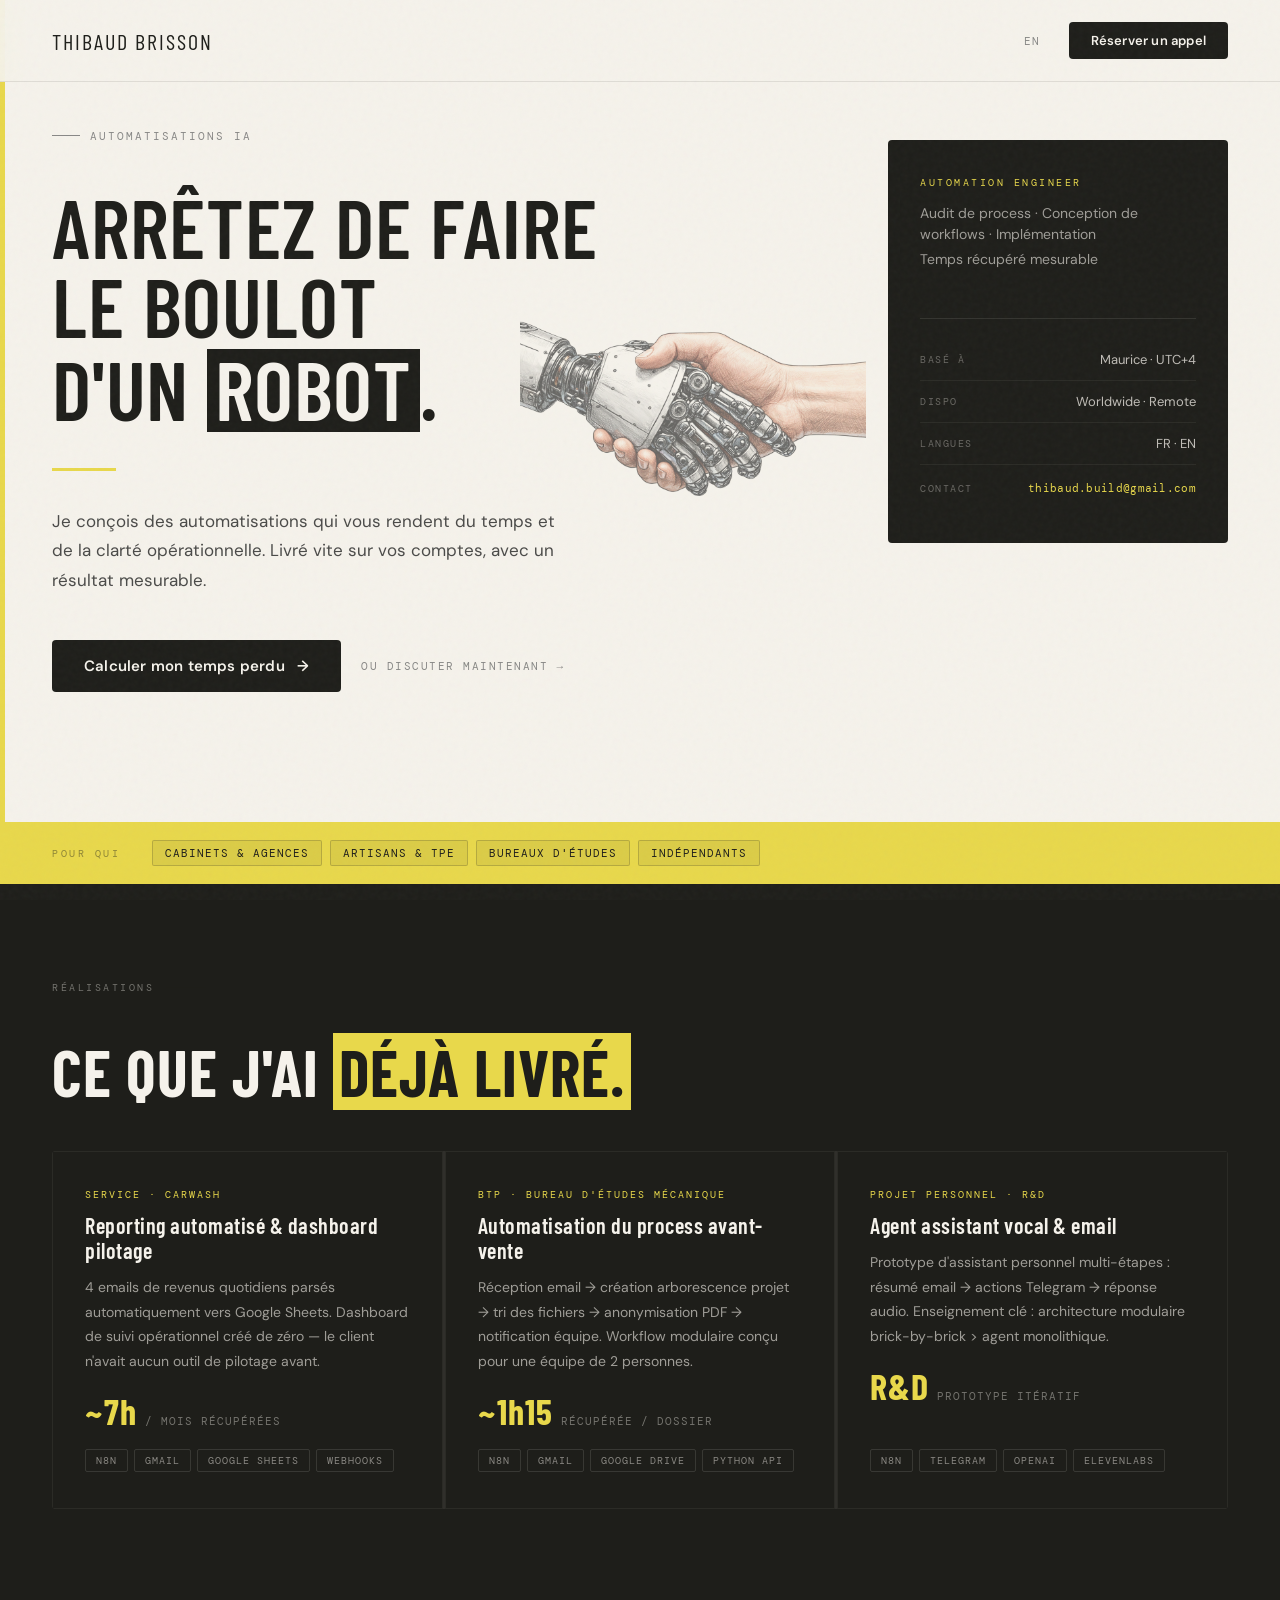
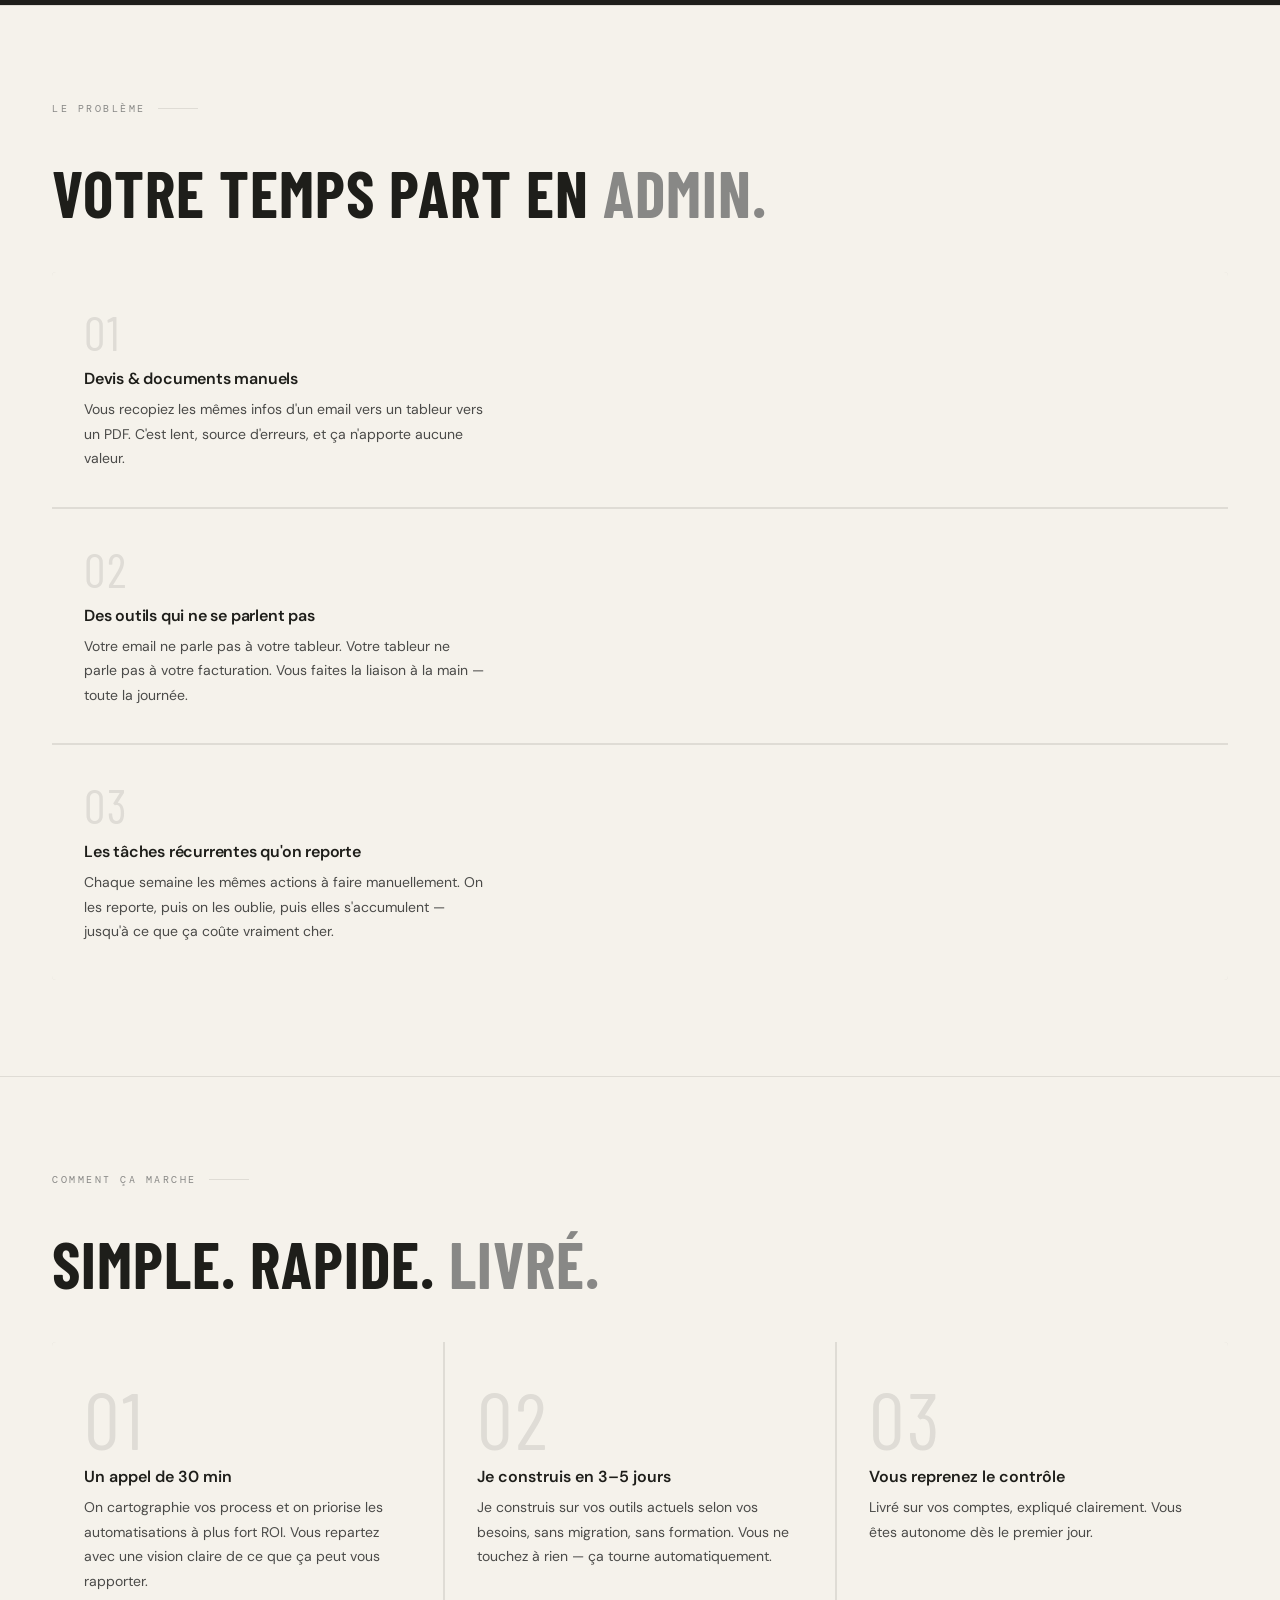
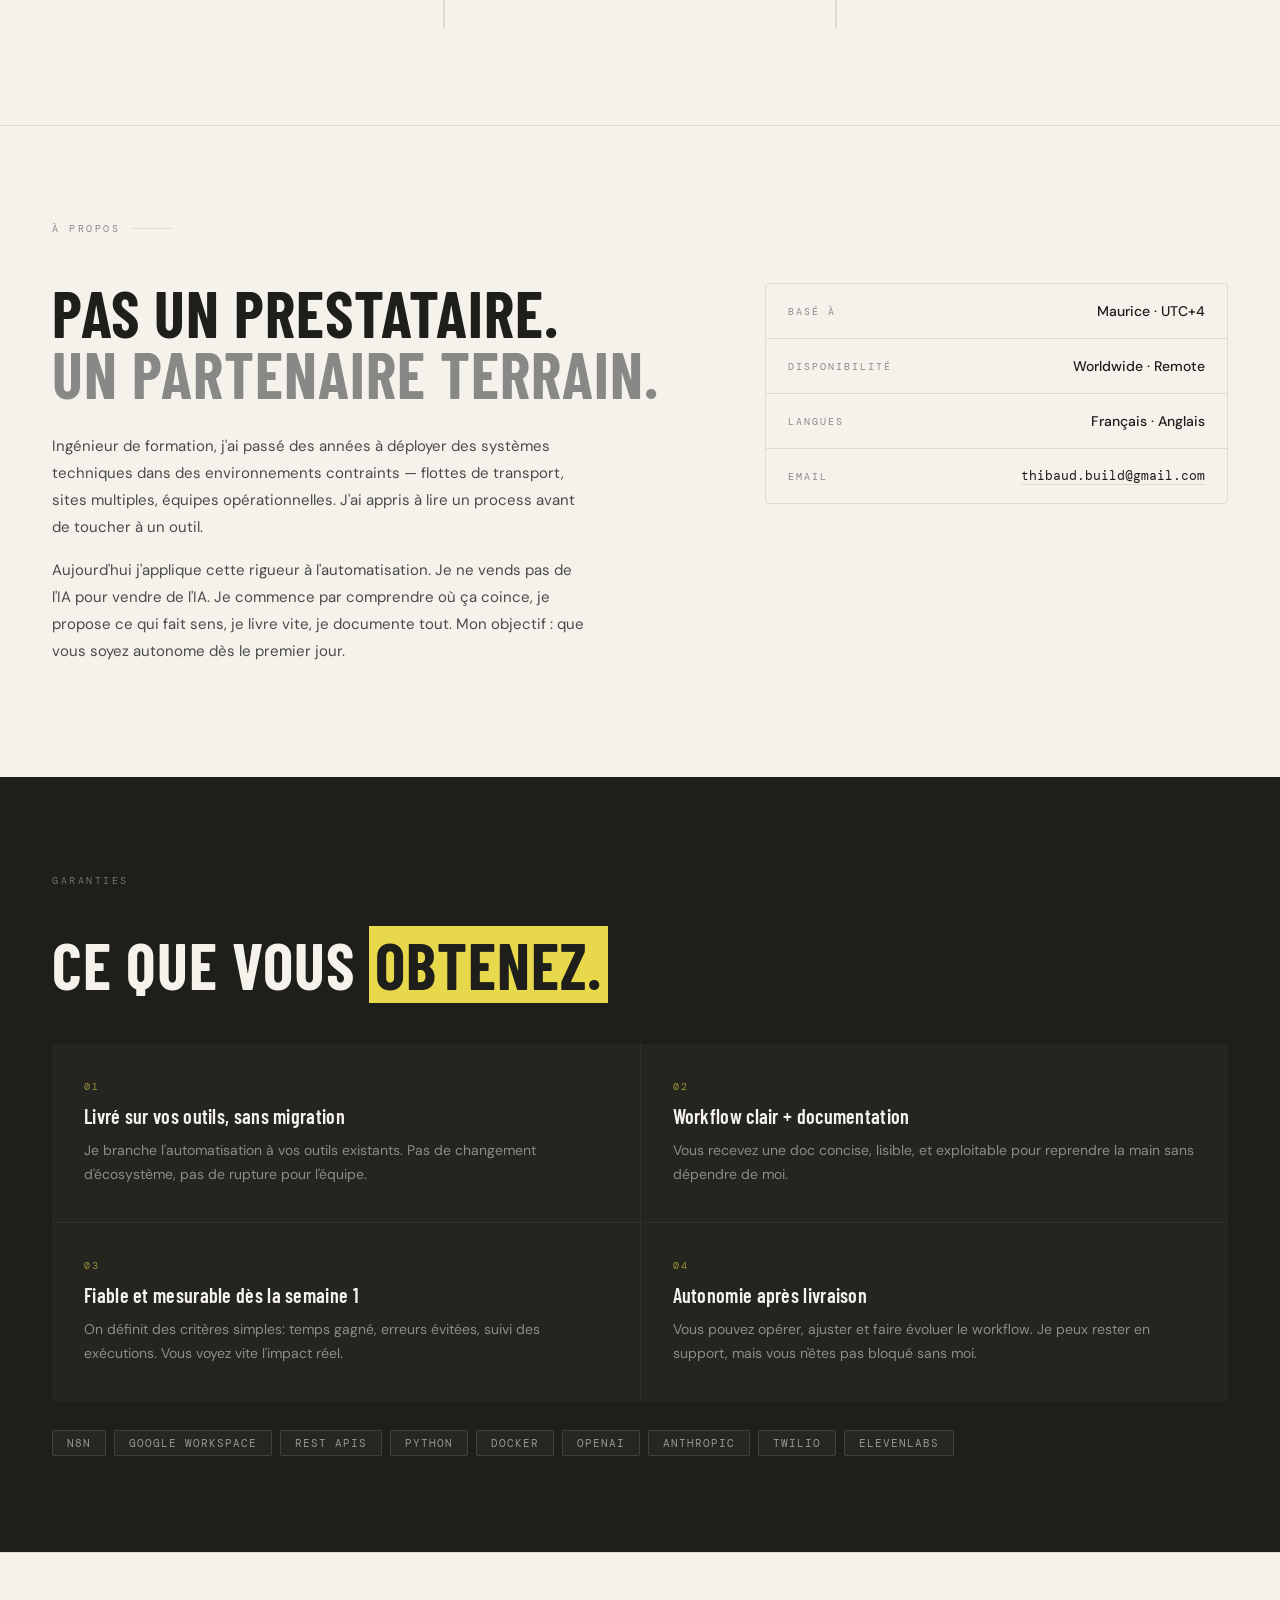
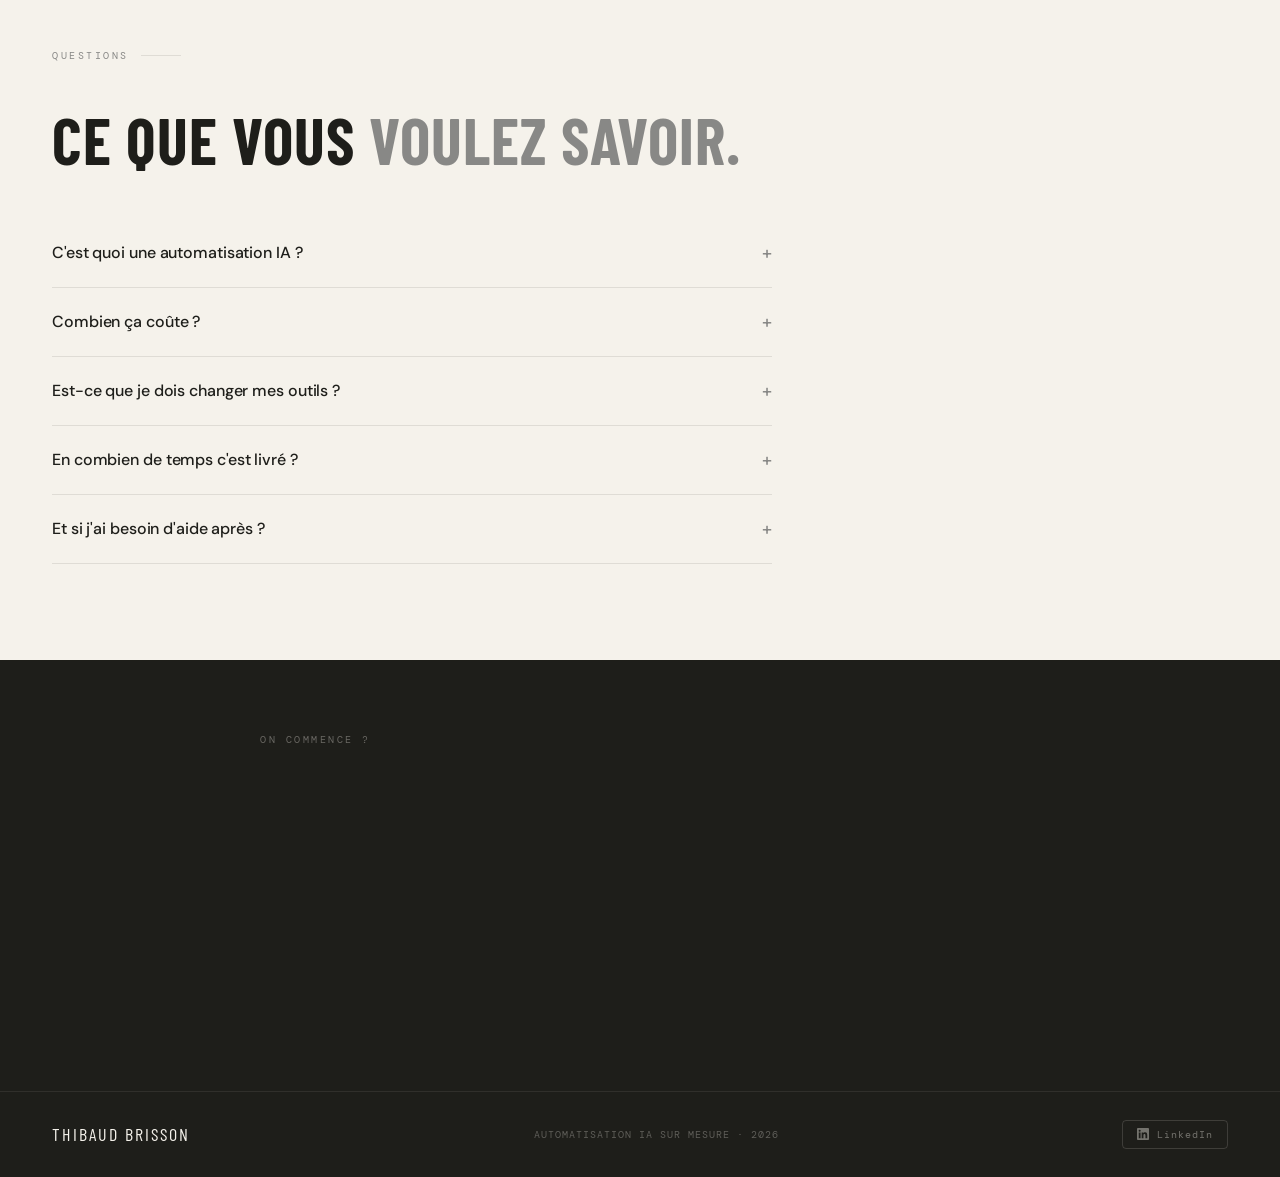
<file: index.html>
<!DOCTYPE html>
<html lang="fr">
<head>
<meta charset="UTF-8">
<meta name="viewport" content="width=device-width, initial-scale=1.0">
<title>Thibaud Brisson — Automatisation IA sur mesure</title>
<link rel="preconnect" href="https://fonts.googleapis.com">
<link rel="preconnect" href="https://fonts.gstatic.com" crossorigin>
<link href="https://fonts.googleapis.com/css2?family=Barlow+Condensed:wght@400;500;600;700;800;900&family=DM+Sans:wght@300;400;500;600&family=DM+Mono:wght@400;500&display=swap" rel="stylesheet">
<link rel="icon" type="image/svg+xml" href="data:image/svg+xml,<svg xmlns='http://www.w3.org/2000/svg' viewBox='0 0 32 32'><rect width='32' height='32' fill='%231e1e1a'/><text x='50%' y='50%' font-family='serif' font-size='13' font-weight='700' fill='%23F5F2EB' text-anchor='middle' dominant-baseline='central'>TB</text></svg>">
<link rel="stylesheet" href="styles.css">
</head>
<body>

<!-- NAV -->
<nav>
  <div class="logo">THIBAUD BRISSON</div>
  <div class="nav-right">
    <button class="lang-btn" id="langBtn" aria-label="Switch language">EN</button>
    <button class="nav-cta" id="navCta" aria-label="Réserver un appel" data-fr="Réserver un appel" data-en="Book a call">Réserver un appel</button>
  </div>
</nav>

<!-- HERO -->
<div class="hero-section">
<div class="b-bar"></div>
<section class="hero">
  <!-- Bauhaus background deco -->
  <img src="handshake.png" alt="" class="handshake-deco" loading="eager" decoding="async" aria-hidden="true">


  <div class="hero-left">
    <div class="hero-tag">
      <span class="tag-line"></span>
      <span data-fr="Automatisations IA" data-en="AI Automation">Automatisations IA</span>
    </div>

    <div class="hero-headline-wrap">
      <h1 id="mainHeadline">
        <span class="hl-fr">ARRÊTEZ DE FAIRE<br>LE BOULOT<br>D'UN <span class="accent-word">ROBOT</span>.</span>
        <span class="hl-en" style="display:none">STOP DOING WHAT<br>A <span class="accent-word">ROBOT</span><br>CAN DO.</span>
      </h1>
    </div>

    <div class="hero-divider"></div>

    <p class="hero-sub" data-fr="Je conçois des automatisations qui vous rendent du temps et de la clarté opérationnelle. Livré vite sur vos comptes, avec un résultat mesurable." data-en="I design automations that give you back time and operational clarity. Delivered fast on your own accounts, with measurable results.">
      Je conçois des automatisations qui vous rendent du temps et de la clarté opérationnelle. Livré vite sur vos comptes, avec un résultat mesurable.
    </p>

    <div class="hero-actions">
      <button class="btn-primary" id="openQuiz">
        <span data-fr="Calculer mon temps perdu" data-en="Calculate my wasted time">Calculer mon temps perdu</span>
        <span class="btn-arr">→</span>
      </button>
      <a href="https://calendly.com/thibaudbn/30min" target="_blank" rel="noopener noreferrer" class="btn-ghost" data-fr="Ou discuter maintenant →" data-en="Or discuss now →">Ou discuter maintenant →</a>
    </div>
  </div>

  <!-- Hero right — identity card -->
  <div class="hero-right">
    <div class="id-card">
      <div class="id-card-top">
        <div class="id-card-role" data-fr="Automation Engineer" data-en="Automation Engineer">Automation Engineer</div>
        <div class="id-card-summary">
          <span data-fr="Audit de process · Conception de workflows · Implémentation" data-en="Process audits · Workflow design · Implementation">Audit de process · Conception de workflows · Implémentation</span>
          <span data-fr="Temps récupéré mesurable" data-en="Measurable time saved">Temps récupéré mesurable</span>
        </div>
      </div>
      <div class="id-card-divider"></div>
      <div class="id-card-row">
        <span class="id-label" data-fr="Basé à" data-en="Based in">Basé à</span>
        <span class="id-val" data-fr="Maurice · UTC+4" data-en="Mauritius · UTC+4">Maurice · UTC+4</span>
      </div>
      <div class="id-card-row">
        <span class="id-label" data-fr="Dispo" data-en="Available">Dispo</span>
        <span class="id-val" data-fr="Worldwide · Remote" data-en="Worldwide · Remote">Worldwide · Remote</span>
      </div>
      <div class="id-card-row">
        <span class="id-label" data-fr="Langues" data-en="Languages">Langues</span>
        <span class="id-val" data-fr="FR · EN" data-en="FR · EN">FR · EN</span>
      </div>
      <div class="id-card-row id-card-row--cta">
        <span class="id-label">Contact</span>
        <a href="mailto:thibaud.build@gmail.com" class="id-email">thibaud.build@gmail.com</a>
      </div>
    </div>
  </div>
</div><!-- /.hero-section -->

<div class="strip strip-yellow reveal">
  <span class="strip-label" data-fr="Pour qui" data-en="Who is this for?">Pour qui</span>
  <div class="strip-items">
    <span class="strip-pill" data-fr="Cabinets & agences" data-en="Agencies & firms">Cabinets & agences</span>
    <span class="strip-pill" data-fr="Artisans & TPE" data-en="Tradespeople & SMBs">Artisans & TPE</span>
    <span class="strip-pill" data-fr="Bureaux d'études" data-en="Engineering studios">Bureaux d'études</span>
    <span class="strip-pill" data-fr="Indépendants" data-en="Independents">Indépendants</span>
  </div>
</div>

<!-- PROJECTS / RÉALISATIONS -->
<section class="section section-dark" id="projects">
  <div class="section-inner">
    <div class="section-label reveal" data-fr="Réalisations" data-en="Case studies">Réalisations</div>
    <h2 class="reveal" data-fr="CE QUE J'AI <em>DÉJÀ LIVRÉ.</em>" data-en="WHAT I'VE <em>ALREADY SHIPPED.</em>">CE QUE J'AI <em>DÉJÀ LIVRÉ.</em></h2>
    <div class="projects-grid reveal">

      <div class="project-card">
        <div class="project-tag" data-fr="Service · Carwash" data-en="Service · Car wash">Service · Carwash</div>
        <h3 data-fr="Reporting automatisé &amp; dashboard pilotage" data-en="Automated reporting &amp; ops dashboard">Reporting automatisé &amp; dashboard pilotage</h3>
        <p data-fr="4 emails de revenus quotidiens parsés automatiquement vers Google Sheets. Dashboard de suivi opérationnel créé de zéro — le client n'avait aucun outil de pilotage avant." data-en="4 daily revenue emails auto-parsed into Google Sheets. Operational tracking dashboard built from scratch — client had zero visibility before.">4 emails de revenus quotidiens parsés automatiquement vers Google Sheets. Dashboard de suivi opérationnel créé de zéro — le client n'avait aucun outil de pilotage avant.</p>
        <div class="project-stat">
          <span class="stat-val">~7h</span>
          <span class="stat-label" data-fr="/ mois récupérées" data-en="/ month saved">/ mois récupérées</span>
        </div>
        <div class="project-tools">
          <span>n8n</span><span>Gmail</span><span>Google Sheets</span><span>Webhooks</span>
        </div>
      </div>

      <div class="project-card">
        <div class="project-tag" data-fr="BTP · Bureau d'études mécanique" data-en="Construction · Mechanical engineering firm">BTP · Bureau d'études mécanique</div>
        <h3 data-fr="Automatisation du process avant-vente" data-en="Pre-sales pipeline automation">Automatisation du process avant-vente</h3>
        <p data-fr="Réception email → création arborescence projet → tri des fichiers → anonymisation PDF → notification équipe. Workflow modulaire conçu pour une équipe de 2 personnes." data-en="Email intake → project folder creation → file sorting → PDF anonymization → team notification. Modular workflow designed for a 2-person team.">Réception email → création arborescence projet → tri des fichiers → anonymisation PDF → notification équipe. Workflow modulaire conçu pour une équipe de 2 personnes.</p>
        <div class="project-stat">
          <span class="stat-val">~1h15</span>
          <span class="stat-label" data-fr="récupérée / dossier" data-en="saved / project file">récupérée / dossier</span>
        </div>
        <div class="project-tools">
          <span>n8n</span><span>Gmail</span><span>Google Drive</span><span>Python API</span>
        </div>
      </div>

      <div class="project-card">
        <div class="project-tag" data-fr="Projet personnel · R&D" data-en="Personal project · R&D">Projet personnel · R&D</div>
        <h3 data-fr="Agent assistant vocal &amp; email" data-en="Voice &amp; email assistant agent">Agent assistant vocal &amp; email</h3>
        <p data-fr="Prototype d'assistant personnel multi-étapes : résumé email → actions Telegram → réponse audio. Enseignement clé : architecture modulaire brick-by-brick > agent monolithique." data-en="Multi-step personal assistant prototype: email digest → Telegram actions → audio response. Key learning: modular brick-by-brick architecture > monolithic agent design.">Prototype d'assistant personnel multi-étapes : résumé email → actions Telegram → réponse audio. Enseignement clé : architecture modulaire brick-by-brick > agent monolithique.</p>
        <div class="project-stat">
          <span class="stat-val">R&D</span>
          <span class="stat-label" data-fr="prototype itératif" data-en="iterative prototype">prototype itératif</span>
        </div>
        <div class="project-tools">
          <span>n8n</span><span>Telegram</span><span>OpenAI</span><span>ElevenLabs</span>
        </div>
      </div>

    </div>
  </div>
</section>

<!-- PROBLEMS -->
<section class="section">
  <div class="section-inner">
    <div class="section-label reveal" data-fr="Le problème" data-en="The problem">Le problème</div>
    <h2 class="reveal" data-fr="VOTRE TEMPS PART EN <em>ADMIN.</em>" data-en="YOUR TIME GOES TO <em>ADMIN.</em>">VOTRE TEMPS PART EN <em>ADMIN.</em></h2>
    <div class="problems-grid reveal">
      <div class="prob">
        <div class="prob-n">01</div>
        <h3 data-fr="Devis & documents manuels" data-en="Manual quotes & documents">Devis & documents manuels</h3>
        <p data-fr="Vous recopiez les mêmes infos d'un email vers un tableur vers un PDF. C'est lent, source d'erreurs, et ça n'apporte aucune valeur." data-en="Copying the same data from email to spreadsheet to PDF. Slow, error-prone, zero added value.">Vous recopiez les mêmes infos d'un email vers un tableur vers un PDF. C'est lent, source d'erreurs, et ça n'apporte aucune valeur.</p>
      </div>
      <div class="prob">
        <div class="prob-n">02</div>
        <h3 data-fr="Des outils qui ne se parlent pas" data-en="Tools that don't talk to each other">Des outils qui ne se parlent pas</h3>
        <p data-fr="Votre email ne parle pas à votre tableur. Votre tableur ne parle pas à votre facturation. Vous faites la liaison à la main — toute la journée." data-en="Your email doesn't talk to your spreadsheet. Your spreadsheet doesn't talk to your invoicing. You're doing the linking by hand — all day long.">Votre email ne parle pas à votre tableur. Votre tableur ne parle pas à votre facturation. Vous faites la liaison à la main — toute la journée.</p>
      </div>
      <div class="prob span2">
        <div class="prob-n">03</div>
        <h3 data-fr="Les tâches récurrentes qu'on reporte" data-en="Recurring tasks that keep getting pushed back">Les tâches récurrentes qu'on reporte</h3>
        <p data-fr="Chaque semaine les mêmes actions à faire manuellement. On les reporte, puis on les oublie, puis elles s'accumulent — jusqu'à ce que ça coûte vraiment cher." data-en="Every week the same manual tasks. You push them back, then forget them, then they pile up — until it really costs you.">Chaque semaine les mêmes actions à faire manuellement. On les reporte, puis on les oublie, puis elles s'accumulent — jusqu'à ce que ça coûte vraiment cher.</p>
      </div>
    </div>
  </div>
</section>

<!-- HOW -->
<section class="section">
  <div class="section-inner">
    <div class="section-label reveal" data-fr="Comment ça marche" data-en="How it works">Comment ça marche</div>
    <h2 class="reveal" data-fr="SIMPLE. RAPIDE. <em>LIVRÉ.</em>" data-en="SIMPLE. FAST. <em>DELIVERED.</em>">SIMPLE. RAPIDE. <em>LIVRÉ.</em></h2>
    <div class="how-grid reveal">
      <div class="how-step">
        <div class="step-n">01</div>
        <h3 data-fr="Un appel de 30 min" data-en="30-min call">Un appel de 30 min</h3>
        <p data-fr="On cartographie vos process et on priorise les automatisations à plus fort ROI. Vous repartez avec une vision claire de ce que ça peut vous rapporter." data-en="We map your processes and prioritize the highest-ROI automations. You leave with a clear picture of what it can bring you.">On cartographie vos process et on priorise les automatisations à plus fort ROI. Vous repartez avec une vision claire de ce que ça peut vous rapporter.</p>
      </div>
      <div class="how-step">
        <div class="step-n">02</div>
        <h3 data-fr="Je construis en 3–5 jours" data-en="I build in 3–5 days">Je construis en 3–5 jours</h3>
        <p data-fr="Je construis sur vos outils actuels selon vos besoins, sans migration, sans formation. Vous ne touchez à rien — ça tourne automatiquement." data-en="I build on your current tools, no migration, no training. You don't touch a thing — it just runs.">Je construis sur vos outils actuels selon vos besoins, sans migration, sans formation. Vous ne touchez à rien — ça tourne automatiquement.</p>
      </div>
      <div class="how-step">
        <div class="step-n">03</div>
        <h3 data-fr="Vous reprenez le contrôle" data-en="You take back control">Vous reprenez le contrôle</h3>
        <p data-fr="Livré sur vos comptes, expliqué clairement. Vous êtes autonome dès le premier jour." data-en="Delivered to your accounts, clearly explained. You're autonomous from day one.">Livré sur vos comptes, expliqué clairement. Vous êtes autonome dès le premier jour.</p>
      </div>
    </div>
  </div>
</section>

<!-- ABOUT -->
<section class="section" id="about">
  <div class="section-inner">
    <div class="section-label reveal" data-fr="À propos" data-en="About">À propos</div>
    <div class="about-layout reveal">
      <div class="about-text">
        <h2 data-fr="PAS UN PRESTATAIRE.<br><em>UN PARTENAIRE TERRAIN.</em>" data-en="NOT A VENDOR.<br><em>A FIELD PARTNER.</em>">PAS UN PRESTATAIRE.<br><em>UN PARTENAIRE TERRAIN.</em></h2>
        <p data-fr="Ingénieur de formation, j'ai passé des années à déployer des systèmes techniques dans des environnements contraints — flottes de transport, sites multiples, équipes opérationnelles. J'ai appris à lire un process avant de toucher à un outil." data-en="Engineer by training, I spent years deploying technical systems in constrained environments — transport fleets, multi-site rollouts, operational teams. I learned to read a process before touching a tool.">Ingénieur de formation, j'ai passé des années à déployer des systèmes techniques dans des environnements contraints — flottes de transport, sites multiples, équipes opérationnelles. J'ai appris à lire un process avant de toucher à un outil.</p>
        <p data-fr="Aujourd'hui j'applique cette rigueur à l'automatisation. Je ne vends pas de l'IA pour vendre de l'IA. Je commence par comprendre où ça coince, je propose ce qui fait sens, je livre vite, je documente tout. Mon objectif : que vous soyez autonome dès le premier jour." data-en="Today I apply that same discipline to automation. I don't sell AI for the sake of AI. I start by understanding where things break down, propose what makes sense, ship fast, document everything. My goal: you're autonomous from day one.">Aujourd'hui j'applique cette rigueur à l'automatisation. Je ne vends pas de l'IA pour vendre de l'IA. Je commence par comprendre où ça coince, je propose ce qui fait sens, je livre vite, je documente tout. Mon objectif : que vous soyez autonome dès le premier jour.</p>
      </div>
      <div class="about-details">
        <div class="about-detail-item">
          <span class="about-detail-label" data-fr="Basé à" data-en="Based in">Basé à</span>
          <span class="about-detail-val" data-fr="Maurice · UTC+4" data-en="Mauritius · UTC+4">Maurice · UTC+4</span>
        </div>
        <div class="about-detail-item">
          <span class="about-detail-label" data-fr="Disponibilité" data-en="Availability">Disponibilité</span>
          <span class="about-detail-val" data-fr="Worldwide · Remote" data-en="Worldwide · Remote">Worldwide · Remote</span>
        </div>
        <div class="about-detail-item">
          <span class="about-detail-label" data-fr="Langues" data-en="Languages">Langues</span>
          <span class="about-detail-val" data-fr="Français · Anglais" data-en="French · English">Français · Anglais</span>
        </div>
        <div class="about-detail-item">
          <span class="about-detail-label">Email</span>
          <a href="mailto:thibaud.build@gmail.com" class="about-email">thibaud.build@gmail.com</a>
        </div>
      </div>
    </div>
  </div>
</section>

<!-- STACK / LOGO WALL -->
<section class="section section-dark" id="stack">
  <div class="section-inner">
    <div class="section-label reveal" data-fr="Garanties" data-en="Delivery guarantees">Garanties</div>
    <h2 class="reveal" data-fr="CE QUE VOUS <em>OBTENEZ.</em>" data-en="WHAT YOU <em>GET.</em>">CE QUE VOUS <em>OBTENEZ.</em></h2>
    <div class="approach-grid reveal">
      <div class="approach-item">
        <div class="approach-num">01</div>
        <h3 data-fr="Livré sur vos outils, sans migration" data-en="Delivered on your stack, no migration">Livré sur vos outils, sans migration</h3>
        <p data-fr="Je branche l'automatisation à vos outils existants. Pas de changement d'écosystème, pas de rupture pour l'équipe." data-en="I connect automation to your existing tools. No ecosystem switch, no disruption for your team.">Je branche l'automatisation à vos outils existants. Pas de changement d'écosystème, pas de rupture pour l'équipe.</p>
      </div>
      <div class="approach-item">
        <div class="approach-num">02</div>
        <h3 data-fr="Workflow clair + documentation" data-en="Clear workflow + documentation">Workflow clair + documentation</h3>
        <p data-fr="Vous recevez une doc concise, lisible, et exploitable pour reprendre la main sans dépendre de moi." data-en="You get concise, practical documentation so you can own and operate the workflow without depending on me.">Vous recevez une doc concise, lisible, et exploitable pour reprendre la main sans dépendre de moi.</p>
      </div>
      <div class="approach-item">
        <div class="approach-num">03</div>
        <h3 data-fr="Fiable et mesurable dès la semaine 1" data-en="Reliable and measurable from week 1">Fiable et mesurable dès la semaine 1</h3>
        <p data-fr="On définit des critères simples: temps gagné, erreurs évitées, suivi des exécutions. Vous voyez vite l'impact réel." data-en="We define simple metrics: time saved, errors avoided, run tracking. You quickly see the real impact.">On définit des critères simples: temps gagné, erreurs évitées, suivi des exécutions. Vous voyez vite l'impact réel.</p>
      </div>
      <div class="approach-item">
        <div class="approach-num">04</div>
        <h3 data-fr="Autonomie après livraison" data-en="Autonomy after delivery">Autonomie après livraison</h3>
        <p data-fr="Vous pouvez opérer, ajuster et faire évoluer le workflow. Je peux rester en support, mais vous n'êtes pas bloqué sans moi." data-en="You can run, adjust, and evolve the workflow. I can stay in support, but you're not blocked without me.">Vous pouvez opérer, ajuster et faire évoluer le workflow. Je peux rester en support, mais vous n'êtes pas bloqué sans moi.</p>
      </div>
    </div>
    <div class="stack-tools-row reveal">
      <span class="stack-tool-badge">n8n</span>
      <span class="stack-tool-badge">Google Workspace</span>
      <span class="stack-tool-badge">REST APIs</span>
      <span class="stack-tool-badge">Python</span>
      <span class="stack-tool-badge">Docker</span>
      <span class="stack-tool-badge">OpenAI</span>
      <span class="stack-tool-badge">Anthropic</span>
      <span class="stack-tool-badge">Twilio</span>
      <span class="stack-tool-badge">ElevenLabs</span>
    </div>
  </div>
</section>

<!-- FAQ -->
<section class="section">
  <div class="section-inner">
    <div class="section-label reveal" data-fr="Questions" data-en="Questions">Questions</div>
    <h2 class="reveal" data-fr="CE QUE VOUS <em>VOULEZ SAVOIR.</em>" data-en="WHAT YOU <em>WANT TO KNOW.</em>">CE QUE VOUS <em>VOULEZ SAVOIR.</em></h2>
    <div class="faq-list reveal">
      <div class="faq-item">
        <button class="faq-q"><span data-fr="C'est quoi une automatisation IA ?" data-en="What is AI automation?">C'est quoi une automatisation IA ?</span><span class="faq-icon">+</span></button>
        <div class="faq-a" data-fr="Une automatisation classique suit des règles fixes — si X alors Y. L'IA permet d'aller plus loin : lire et comprendre un email pour en extraire les infos clés, classer automatiquement une demande, générer un premier brouillon de réponse. Dans la pratique, la plupart des workflows combinent les deux — la logique no-code pour la structure, l'IA pour les tâches qui demandent de l'interprétation." data-en="Classic automation follows fixed rules — if X then Y. AI goes further: reading and understanding an email to extract key info, automatically classifying a request, drafting a first response. In practice, most workflows combine both — no-code logic for structure, AI for tasks that require interpretation.">Une automatisation classique suit des règles fixes — si X alors Y. L'IA permet d'aller plus loin : lire et comprendre un email pour en extraire les infos clés, classer automatiquement une demande, générer un premier brouillon de réponse. Dans la pratique, la plupart des workflows combinent les deux — la logique no-code pour la structure, l'IA pour les tâches qui demandent de l'interprétation.</div>
      </div>
      <div class="faq-item">
        <button class="faq-q"><span data-fr="Combien ça coûte ?" data-en="How much does it cost?">Combien ça coûte ?</span><span class="faq-icon">+</span></button>
        <div class="faq-a" data-fr="Chaque projet est différent. Un workflow unique peut démarrer autour de 800€, en one-shot, sans abonnement. Le prix dépend du périmètre, des intégrations et du niveau de fiabilité attendu." data-en="Every project is different. A simple automation starts around €600 — one-shot, no subscription. Pay once, runs on your own accounts.">Chaque projet est différent. Un workflow unique peut démarrer autour de 800€, en one-shot, sans abonnement. Le prix dépend du périmètre, des intégrations et du niveau de fiabilité attendu.</div>
      </div>
      <div class="faq-item">
        <button class="faq-q"><span data-fr="Est-ce que je dois changer mes outils ?" data-en="Do I need to change my tools?">Est-ce que je dois changer mes outils ?</span><span class="faq-icon">+</span></button>
        <div class="faq-a" data-fr="Non. Je m'adapte à ce que vous utilisez déjà. L'objectif c'est de connecter vos outils entre eux — pas de tout remplacer." data-en="No. I adapt to what you already use. The goal is to connect your tools — not replace everything.">Non. Je m'adapte à ce que vous utilisez déjà. L'objectif c'est de connecter vos outils entre eux — pas de tout remplacer.</div>
      </div>
      <div class="faq-item">
        <button class="faq-q"><span data-fr="En combien de temps c'est livré ?" data-en="How long does it take?">En combien de temps c'est livré ?</span><span class="faq-icon">+</span></button>
        <div class="faq-a" data-fr="3 à 5 jours ouvrés généralement, après un appel de cadrage de 30 minutes." data-en="3 to 5 business days for most projects, after a 30-minute scoping call.">3 à 5 jours ouvrés généralement, après un appel de cadrage de 30 minutes.</div>
      </div>
      <div class="faq-item">
        <button class="faq-q"><span data-fr="Et si j'ai besoin d'aide après ?" data-en="What if I need help after delivery?">Et si j'ai besoin d'aide après ?</span><span class="faq-icon">+</span></button>
        <div class="faq-a" data-fr="Tout est livré sur vos propres comptes avec une documentation claire. Si vous souhaitez une maintenance régulière ou faire évoluer le workflow, c'est possible — on en discute selon vos besoins." data-en="Everything is delivered on your own accounts with clear docs. If you want regular maintenance or want to evolve the workflow, that's possible — we'll work it out based on your needs.">Tout est livré sur vos propres comptes avec une documentation claire. Si vous souhaitez une maintenance régulière ou faire évoluer le workflow, c'est possible — on en discute selon vos besoins.</div>
      </div>
    </div>
  </div>
</section>

<!-- CTA FINAL -->
<div class="cta-section">
  <div class="cta-inner">
    <div class="cta-label reveal" data-fr="On commence ?" data-en="Ready to start?">On commence ?</div>
    <h2 class="reveal" data-fr="5 QUESTIONS. <em>UN RÉSULTAT.</em>" data-en="5 QUESTIONS. <em>ONE RESULT.</em>">5 QUESTIONS. <em>UN RÉSULTAT.</em></h2>
    <p class="reveal" data-fr="Répondez au quiz — je vous montre exactement combien d'heures vous pouvez récupérer chaque semaine. Puis on se parle." data-en="Answer the quiz — I'll show you exactly how many hours you can recover per week. Then we talk.">Répondez au quiz — je vous montre exactement combien d'heures vous pouvez récupérer chaque semaine. Puis on se parle.</p>
    <button class="btn-primary-inv reveal" id="openQuiz2">
      <span data-fr="Calculer mon temps perdu" data-en="Calculate my wasted time">Calculer mon temps perdu</span>
      <span class="btn-arr">→</span>
    </button>
  </div>
</div>

<footer>
  <div class="footer-logo">THIBAUD BRISSON</div>
  <div class="footer-copy" data-fr="AUTOMATISATION IA SUR MESURE · 2026" data-en="CUSTOM AI AUTOMATION · 2026">AUTOMATISATION IA SUR MESURE · 2026</div>
  <a href="https://www.linkedin.com/in/thibaud-brisson/" target="_blank" rel="noopener noreferrer" class="footer-linkedin">
    <svg width="12" height="12" viewBox="0 0 24 24" fill="currentColor"><path d="M20.447 20.452h-3.554v-5.569c0-1.328-.027-3.037-1.852-3.037-1.853 0-2.136 1.445-2.136 2.939v5.667H9.351V9h3.414v1.561h.046c.477-.9 1.637-1.85 3.37-1.85 3.601 0 4.267 2.37 4.267 5.455v6.286zM5.337 7.433a2.062 2.062 0 01-2.063-2.065 2.064 2.064 0 112.063 2.065zm1.782 13.019H3.555V9h3.564v11.452zM22.225 0H1.771C.792 0 0 .774 0 1.729v20.542C0 23.227.792 24 1.771 24h20.451C23.2 24 24 23.227 24 22.271V1.729C24 .774 23.2 0 22.222 0h.003z"/></svg>
    LinkedIn
  </a>
</footer>

<!-- MODAL QUIZ -->
<div class="modal-overlay" id="modalOverlay" aria-hidden="true">
  <div class="modal" id="modalBox" role="dialog" aria-modal="true" aria-labelledby="modalTitle">
    <button class="modal-close" id="closeModal" aria-label="Fermer">✕</button>

    <div class="progress-wrap" id="progressWrap">
      <div class="progress-track"><div class="progress-fill" id="progressFill"></div></div>
      <div class="progress-meta">
        <span class="progress-step" id="progressStep">01 / 05</span>
        <span class="progress-pct" id="progressPct">0%</span>
      </div>
    </div>

    <button class="modal-back" id="backBtn" aria-label="Retour">← <span data-fr="Retour" data-en="Back">Retour</span></button>

    <!-- Q1 -->
    <div class="modal-step active" data-step="0">
      <div class="modal-q" id="modalTitle" data-fr="Quel type d'activité ?" data-en="What type of business?">Quel type d'activité ?</div>
      <div class="modal-sub" data-fr="5 questions pour estimer votre potentiel d'automatisation." data-en="5 questions to estimate your automation potential.">5 questions pour estimer votre potentiel d'automatisation.</div>
      <div class="options">
        <button class="opt" data-score="3" data-time="8"><span data-fr="Cabinet, agence ou bureau d'études" data-en="Agency, firm or engineering studio">Cabinet, agence ou bureau d'études</span><span class="opt-arr">→</span></button>
        <button class="opt" data-score="3" data-time="7"><span data-fr="Artisan, commerçant ou service local" data-en="Tradesperson or local service">Artisan, commerçant ou service local</span><span class="opt-arr">→</span></button>
        <button class="opt" data-score="2" data-time="5"><span data-fr="Freelance ou indépendant" data-en="Freelancer or independent">Freelance ou indépendant</span><span class="opt-arr">→</span></button>
        <button class="opt" data-score="1" data-time="3"><span data-fr="Autre / Je découvre" data-en="Other / Just exploring">Autre / Je découvre</span><span class="opt-arr">→</span></button>
      </div>
    </div>

    <!-- Q2 -->
    <div class="modal-step" data-step="1">
      <div class="modal-q" data-fr="Où perdez-vous le plus de temps ?" data-en="Where do you lose the most time?">Où perdez-vous le plus de temps ?</div>
      <div class="modal-sub" data-fr="Ce qui vous coûte le plus chaque semaine." data-en="The tasks that cost you the most each week.">Ce qui vous coûte le plus chaque semaine.</div>
      <div class="options">
        <button class="opt" data-score="3" data-time="5"><span data-fr="Devis, factures, documents" data-en="Quotes, invoices, documents">Devis, factures, documents</span><span class="opt-arr">→</span></button>
        <button class="opt" data-score="3" data-time="4"><span data-fr="Emails et communication client" data-en="Emails and client communication">Emails et communication client</span><span class="opt-arr">→</span></button>
        <button class="opt" data-score="2" data-time="3"><span data-fr="Suivi de projets ou dossiers" data-en="Project or file tracking">Suivi de projets ou dossiers</span><span class="opt-arr">→</span></button>
        <button class="opt" data-score="2" data-time="3"><span data-fr="Relances et rappels" data-en="Follow-ups and reminders">Relances et rappels</span><span class="opt-arr">→</span></button>
      </div>
    </div>

    <!-- Q3 -->
    <div class="modal-step" data-step="2">
      <div class="modal-q" data-fr="Combien d'heures par semaine ?" data-en="How many hours per week?">Combien d'heures par semaine ?</div>
      <div class="modal-sub" data-fr="Sur ces tâches à faible valeur ajoutée." data-en="On these low-value tasks.">Sur ces tâches à faible valeur ajoutée.</div>
      <div class="options">
        <button class="opt" data-score="1" data-time="1"><span data-fr="Moins de 2h" data-en="Less than 2h">Moins de 2h</span><span class="opt-arr">→</span></button>
        <button class="opt" data-score="2" data-time="3"><span data-fr="Entre 2h et 5h" data-en="Between 2h and 5h">Entre 2h et 5h</span><span class="opt-arr">→</span></button>
        <button class="opt" data-score="3" data-time="6"><span data-fr="Entre 5h et 10h" data-en="Between 5h and 10h">Entre 5h et 10h</span><span class="opt-arr">→</span></button>
        <button class="opt" data-score="3" data-time="9"><span data-fr="Plus de 10h" data-en="More than 10h">Plus de 10h</span><span class="opt-arr">→</span></button>
      </div>
    </div>

    <!-- Q4 -->
    <div class="modal-step" data-step="3">
      <div class="modal-q" data-fr="Avez-vous déjà des outils en place ?" data-en="Do you have tools in place?">Avez-vous déjà des outils en place ?</div>
      <div class="modal-sub" data-fr="CRM, outils de gestion, tableurs..." data-en="CRM, management tools, spreadsheets...">CRM, outils de gestion, tableurs...</div>
      <div class="options">
        <button class="opt" data-score="1" data-time="0"><span data-fr="Non, on fait tout à la main" data-en="No, everything is manual">Non, on fait tout à la main</span><span class="opt-arr">→</span></button>
        <button class="opt" data-score="3" data-time="0"><span data-fr="Oui mais ils ne se parlent pas" data-en="Yes but they don't connect">Oui mais ils ne se parlent pas</span><span class="opt-arr">→</span></button>
        <button class="opt" data-score="2" data-time="0"><span data-fr="J'ai commencé à automatiser mais c'est incomplet" data-en="I've started but it's incomplete">J'ai commencé à automatiser mais c'est incomplet</span><span class="opt-arr">→</span></button>
        <button class="opt" data-score="2" data-time="0"><span data-fr="Je cherche une solution complète" data-en="I'm looking for a complete solution">Je cherche une solution complète</span><span class="opt-arr">→</span></button>
      </div>
    </div>

    <!-- Q5 -->
    <div class="modal-step" data-step="4">
      <div class="modal-q" data-fr="C'est urgent pour vous ?" data-en="Is this urgent for you?">C'est urgent pour vous ?</div>
      <div class="modal-sub" data-fr="Pour savoir comment prioriser." data-en="To know how to prioritize.">Pour savoir comment prioriser.</div>
      <div class="options">
        <button class="opt" data-score="3" data-time="0"><span data-fr="Ça me coûte de l'argent maintenant" data-en="It's costing me money now">Ça me coûte de l'argent maintenant</span><span class="opt-arr">→</span></button>
        <button class="opt" data-score="2" data-time="0"><span data-fr="Je veux régler ça ce trimestre" data-en="I want to sort this out this quarter">Je veux régler ça ce trimestre</span><span class="opt-arr">→</span></button>
        <button class="opt" data-score="1" data-time="0"><span data-fr="C'est sur mon radar, pas urgent" data-en="On my radar, not urgent">C'est sur mon radar, pas urgent</span><span class="opt-arr">→</span></button>
        <button class="opt" data-score="0" data-time="0"><span data-fr="Je me renseigne seulement" data-en="Just gathering info">Je me renseigne seulement</span><span class="opt-arr">→</span></button>
      </div>
    </div>

    <!-- LOADER -->
    <div class="text-loader" id="textLoader">
      <div class="loader-status" id="loaderStatus">—</div>
      <div class="loader-sub" data-fr="Analyse en cours" data-en="Computing">Analyse en cours</div>
      <div class="loader-dots">
        <div class="loader-dot"></div>
        <div class="loader-dot"></div>
        <div class="loader-dot"></div>
      </div>
    </div>

    <!-- RESULT -->
    <div class="result-screen" id="resultScreen">
      <div class="result-bar"></div>
      <div class="result-title" id="resultTitle"></div>
      <div class="result-time" id="resultTime"></div>
      <div class="result-desc" id="resultDesc"></div>
      <a href="https://calendly.com/thibaudbn/30min" target="_blank" rel="noopener noreferrer" class="result-cta" id="resultCta">
        <span data-fr="Réserver un appel gratuit de 30 min →" data-en="Book a free 30-min call →">Réserver un appel gratuit de 30 min →</span>
      </a>
      <button class="result-restart" id="restartBtn">
        <span data-fr="← Recommencer" data-en="← Restart">← Recommencer</span>
      </button>
    </div>
  </div>
</div>

<script src="app.js" defer></script>
</body>
</html>
</file>
<file: styles.css>
:root {
  --bg:      #F5F2EB;
  --ink:     #1e1e1a;
  --ink2:    #4a4a48;
  --ink3:    #888886;
  --surface: #FFFFFF;
  --border:  rgba(30,30,26,0.10);
  --border2: rgba(30,30,26,0.05);
  --yellow:  #E8D84B;
  --radius:  4px;
}

*, *::before, *::after { box-sizing: border-box; margin: 0; padding: 0; }
html { scroll-behavior: smooth; }

body {
  background: var(--bg);
  color: var(--ink);
  font-family: 'DM Sans', sans-serif;
  overflow-x: hidden;
  min-height: 100vh;
}

:focus-visible {
  outline: 2px solid var(--yellow);
  outline-offset: 2px;
}

/* GRAIN */
body::after {
  content: '';
  position: fixed;
  inset: 0;
  background-image: url("data:image/svg+xml,%3Csvg viewBox='0 0 200 200' xmlns='http://www.w3.org/2000/svg'%3E%3Cfilter id='n'%3E%3CfeTurbulence type='fractalNoise' baseFrequency='0.9' numOctaves='4' stitchTiles='stitch'/%3E%3C/filter%3E%3Crect width='100%25' height='100%25' filter='url(%23n)' opacity='0.03'/%3E%3C/svg%3E");
  pointer-events: none;
  z-index: 9999;
}

/* ── NAV ── */
nav {
  position: fixed;
  top: 0; left: 0; right: 0;
  display: flex;
  justify-content: space-between;
  align-items: center;
  padding: 22px 52px;
  z-index: 200;
  background: rgba(245,242,235,0.92);
  backdrop-filter: blur(12px);
  border-bottom: 1px solid var(--border);
}
.logo {
  font-family: 'Barlow Condensed', sans-serif;
  font-size: 22px;
  letter-spacing: 2px;
  color: var(--ink);
}
.nav-right { display: flex; align-items: center; gap: 28px; }
.lang-btn {
  font-family: 'DM Mono', monospace;
  font-size: 11px;
  letter-spacing: 1.5px;
  color: var(--ink3);
  background: none;
  border: none;
  cursor: pointer;
  transition: color .15s;
  text-transform: uppercase;
}
.lang-btn:hover { color: var(--ink); }
.nav-cta {
  font-family: 'DM Sans', sans-serif;
  font-size: 13px;
  font-weight: 600;
  color: var(--bg);
  background: var(--ink);
  padding: 10px 22px;
  border-radius: var(--radius);
  border: none;
  cursor: pointer;
  text-decoration: none;
  transition: background .2s;
  letter-spacing: .2px;
}
.nav-cta:hover { background: #333; }

/* ── HERO ── */
.hero {
  min-height: clamp(640px, calc(100vh - 78px), 880px);
  display: grid;
  grid-template-columns: 1fr 340px;
  gap: 0;
  column-gap: 48px;
  padding: 0 52px;
  align-items: start;
  max-width: 1400px;
  margin: 0 auto;
  position: relative;
}

.hero-left { padding-top: 120px; padding-bottom: 80px; position: relative; z-index: 1; max-width: 760px; }

.hero-tag {
  display: inline-flex;
  align-items: center;
  gap: 10px;
  font-family: 'DM Mono', monospace;
  font-size: 11px;
  letter-spacing: 2px;
  color: var(--ink3);
  text-transform: uppercase;
  margin-bottom: 44px;
  opacity: 0;
  animation: rise .5s .05s ease forwards;
}
.tag-line { width: 28px; height: 1px; background: var(--ink3); }

h1 {
  font-family: 'Barlow Condensed', sans-serif;
  font-size: clamp(52px, 6.5vw, 96px);
  font-weight: 600;
  line-height: .95;
  letter-spacing: 1px;
  color: var(--ink);
  opacity: 0;
  animation: rise .6s .1s ease forwards;
}
h1 .accent-word {
  color: var(--bg);
  background: var(--ink);
  padding: 0 8px 4px;
  display: inline-block;
  margin-top: 4px;
}
h1 .sub-word { color: var(--ink3); }

.hero-divider {
  width: 64px;
  height: 3px;
  background: var(--yellow);
  margin: 36px 0;
  opacity: 0;
  animation: rise .5s .2s ease forwards;
}

.hero-sub {
  font-size: 17px;
  color: var(--ink2);
  max-width: 520px;
  line-height: 1.75;
  font-weight: 400;
  opacity: 0;
  animation: rise .5s .25s ease forwards;
}

.hero-actions {
  display: flex;
  align-items: center;
  gap: 20px;
  margin-top: 44px;
  opacity: 0;
  animation: rise .5s .3s ease forwards;
}
.btn-primary {
  display: inline-flex;
  align-items: center;
  gap: 12px;
  background: var(--ink);
  color: var(--bg);
  padding: 16px 32px;
  border-radius: var(--radius);
  border: none;
  font-family: 'DM Sans', sans-serif;
  font-size: 15px;
  font-weight: 600;
  cursor: pointer;
  transition: all .2s;
  text-decoration: none;
  letter-spacing: .2px;
}
.btn-primary:hover { background: #222; transform: translateY(-2px); box-shadow: 0 8px 28px rgba(30,30,26,0.15); }
.btn-arr { transition: transform .2s; }
.btn-primary:hover .btn-arr { transform: translateX(4px); }
.btn-ghost {
  font-family: 'DM Mono', monospace;
  font-size: 11px;
  letter-spacing: 1.5px;
  color: var(--ink3);
  background: none;
  border: none;
  cursor: pointer;
  text-transform: uppercase;
  transition: color .2s;
  text-decoration: none;
}
.btn-ghost:hover { color: var(--ink); }

/* HANDSHAKE DECO */
.hero-section { position: relative; overflow: hidden; }
.handshake-deco {
  position: absolute;
  top: calc(47% + 20px);
  left: calc(43% - 30px);
  transform: translateY(-50%);
  width: clamp(240px, 27vw, 460px);
  height: auto;
  opacity: 0.58;
  pointer-events: none;
  z-index: 0;
  mix-blend-mode: multiply;
  filter: saturate(0.95) contrast(1.02);
}

/* TECH DECO */
.tech-deco { position: absolute; pointer-events: none; inset: 0; overflow: hidden; }
.tech-deco svg { position: absolute; }
.b-bar {
  position: absolute;
  left: 0; top: 0; bottom: 0;
  width: 5px;
  background: var(--yellow);
}

/* HERO PHOTO PANEL */
/* HERO RIGHT */
.hero-right {
  padding-top: 120px;
  padding-bottom: 80px;
  display: flex;
  flex-direction: column;
  gap: 0;
  opacity: 0;
  animation: rise .7s .4s ease forwards;
  position: relative;
  z-index: 1;
  justify-self: end;
}
.bauhaus-block {
  border: 1px solid var(--border);
  background: var(--surface);
  padding: 28px;
}
.bauhaus-block + .bauhaus-block { border-top: none; }
.bauhaus-block:first-child { border-radius: var(--radius) var(--radius) 0 0; }
.bauhaus-block:last-child  { border-radius: 0 0 var(--radius) var(--radius); }
.bb-label {
  font-family: 'DM Mono', monospace;
  font-size: 10px;
  letter-spacing: 2px;
  color: var(--ink3);
  text-transform: uppercase;
  margin-bottom: 14px;
}
.bb-task {
  font-size: 14px;
  color: var(--ink2);
  margin-bottom: 6px;
  display: flex;
  justify-content: space-between;
  align-items: center;
  padding: 8px 0;
  border-bottom: 1px solid var(--border2);
}
.bb-task:last-of-type { border-bottom: none; }
.bb-before {
  font-family: 'DM Mono', monospace;
  font-size: 11px;
  color: var(--ink3);
  text-decoration: line-through;
}
.bb-total {
  background: var(--ink);
  color: var(--bg);
  padding: 14px 18px;
  display: flex;
  justify-content: space-between;
  align-items: center;
  font-size: 13px;
  font-weight: 500;
  margin-top: 14px;
  border-radius: var(--radius);
}
.bb-total-val {
  font-family: 'Barlow Condensed', sans-serif;
  font-size: 22px;
  letter-spacing: 1px;
  color: var(--yellow);
}

/* ── IDENTITY CARD (hero right) ── */
.id-card {
  background: var(--ink);
  border-radius: var(--radius);
  padding: 36px 32px;
  display: flex;
  flex-direction: column;
  gap: 0;
  height: fit-content;
  margin-top: 20px;
}
.id-card-top {
  margin-bottom: 28px;
}
.id-card-role {
  font-family: 'DM Mono', monospace;
  font-size: 10px;
  letter-spacing: 2.5px;
  color: var(--yellow);
  text-transform: uppercase;
  margin-bottom: 12px;
}
.id-card-name {
  font-family: 'Barlow Condensed', sans-serif;
  font-size: 36px;
  font-weight: 700;
  color: var(--bg);
  letter-spacing: 1px;
  line-height: 1;
}
.id-card-divider {
  height: 1px;
  background: rgba(245,242,235,0.1);
  margin: 20px 0;
}
.id-card-row {
  display: flex;
  justify-content: space-between;
  align-items: center;
  padding: 12px 0;
  border-bottom: 1px solid rgba(245,242,235,0.06);
}
.id-card-row:last-child { border-bottom: none; }
.id-card-row--cta { padding-top: 16px; }
.id-label {
  font-family: 'DM Mono', monospace;
  font-size: 10px;
  letter-spacing: 1.5px;
  color: rgba(245,242,235,0.35);
  text-transform: uppercase;
}
.id-val {
  font-family: 'DM Sans', sans-serif;
  font-size: 13px;
  color: rgba(245,242,235,0.75);
  font-weight: 400;
  text-align: right;
}
.id-email {
  font-family: 'DM Mono', monospace;
  font-size: 11px;
  color: var(--yellow);
  text-decoration: none;
  letter-spacing: .3px;
  transition: opacity .2s;
}
.id-email:hover { opacity: .7; }

/* id-card 2-line summary */
.id-card-summary {
  display: flex;
  flex-direction: column;
  gap: 4px;
  margin-top: 14px;
}
.id-card-summary span {
  font-family: 'DM Sans', sans-serif;
  font-size: 14px;
  color: rgba(245,242,235,0.6);
  font-weight: 400;
  line-height: 1.5;
}

/* id-card services list (legacy, kept for safety) */
.id-card-services {
  display: flex;
  flex-direction: column;
  gap: 8px;
  margin-top: 16px;
}
.id-card-services span {
  font-family: 'DM Mono', monospace;
  font-size: 11px;
  letter-spacing: .5px;
  color: rgba(245,242,235,0.5);
  display: flex;
  align-items: center;
  gap: 10px;
}
.id-card-services span::before {
  content: '→';
  color: var(--yellow);
  font-size: 10px;
  flex-shrink: 0;
}

/* About email link */
.about-email {
  font-family: 'DM Mono', monospace;
  font-size: 13px;
  color: var(--ink);
  text-decoration: none;
  border-bottom: 1px solid var(--border);
  transition: color .2s;
}
.about-email:hover { color: var(--ink2); }

/* ── APPROACH GRID (dark section) ── */
.approach-grid {
  display: grid;
  grid-template-columns: repeat(2, 1fr);
  gap: 1px;
  background: rgba(245,242,235,0.08);
  border-radius: var(--radius);
  overflow: hidden;
  margin-top: 40px;
}
.approach-item {
  background: #252520;
  padding: 36px 32px;
  display: flex;
  flex-direction: column;
  gap: 12px;
  transition: background .2s;
}
.approach-item:hover { background: #2a2a25; }
.approach-num {
  font-family: 'DM Mono', monospace;
  font-size: 10px;
  letter-spacing: 2px;
  color: var(--yellow);
  opacity: .6;
}
.approach-item h3 {
  font-family: 'Barlow Condensed', sans-serif;
  font-size: 20px;
  font-weight: 600;
  color: var(--bg);
  letter-spacing: .3px;
  line-height: 1.1;
}
.approach-item p {
  font-size: 14px;
  color: rgba(245,242,235,0.5);
  line-height: 1.7;
}

/* Stack tools row (under approach) */
.stack-tools-row {
  display: flex;
  flex-wrap: wrap;
  gap: 8px;
  margin-top: 28px;
}
.stack-tool-badge {
  font-family: 'DM Mono', monospace;
  font-size: 11px;
  letter-spacing: 1px;
  color: rgba(245,242,235,0.55);
  border: 1px solid rgba(245,242,235,0.12);
  border-radius: 2px;
  padding: 5px 14px;
  text-transform: uppercase;
  background: rgba(245,242,235,0.04);
}

/* ── HORIZONTAL RULE ── */
hr.section-rule {
  border: none;
  border-top: 1px solid var(--border);
  margin: 0;
}

/* ── STRIP ── */
.strip {
  padding: 18px 52px;
  background: var(--ink);
  display: flex;
  align-items: center;
  gap: 32px;
  overflow: hidden;
}
/* Yellow variant — stands out between hero (crème) and réalisations (noir) */
.strip.strip-yellow {
  background: var(--yellow);
}
.strip-label {
  font-family: 'DM Mono', monospace;
  font-size: 10px;
  letter-spacing: 2.5px;
  color: rgba(245,242,235,0.4);
  text-transform: uppercase;
  white-space: nowrap;
  flex-shrink: 0;
}
.strip-yellow .strip-label {
  color: rgba(30,30,26,0.45);
}
.strip-items { display: flex; gap: 8px; flex-wrap: wrap; }
.strip-pill {
  font-family: 'DM Mono', monospace;
  font-size: 11px;
  letter-spacing: 1px;
  color: rgba(245,242,235,0.6);
  border: 1px solid rgba(245,242,235,0.15);
  border-radius: 2px;
  padding: 5px 12px;
  text-transform: uppercase;
  white-space: nowrap;
  flex-shrink: 0;
}
.strip-yellow .strip-pill {
  color: var(--ink);
  border-color: rgba(30,30,26,0.2);
  background: rgba(30,30,26,0.06);
}

/* TOOLS TICKER */
.tools-ticker {
  padding: 18px 52px;
  background: var(--ink);
  display: flex;
  align-items: center;
  gap: 32px;
  overflow: hidden;
  border-top: 1px solid rgba(245,242,235,0.08);
}
.ticker-track {
  overflow: hidden;
  flex: 1;
}
.ticker-inner {
  display: flex;
  gap: 8px;
  animation: ticker-scroll 30s linear infinite;
  width: max-content;
}
@keyframes ticker-scroll {
  0%   { transform: translateX(0); }
  100% { transform: translateX(-50%); }
}

/* ── SECTIONS ── */
.section {
  padding: 96px 52px;
  border-top: 1px solid var(--border);
}
.section-inner { max-width: 1296px; margin: 0 auto; }

.section-label {
  font-family: 'DM Mono', monospace;
  font-size: 10px;
  letter-spacing: 2.5px;
  color: var(--ink3);
  text-transform: uppercase;
  margin-bottom: 48px;
  display: flex;
  align-items: center;
  gap: 12px;
}
.section-label::after { content: ''; flex: 1; max-width: 40px; height: 1px; background: var(--border); }

h2 {
  font-family: 'Barlow Condensed', sans-serif;
  font-size: clamp(38px, 5vw, 68px);
  letter-spacing: 1px;
  line-height: .95;
  margin-bottom: 48px;
  color: var(--ink);
}
h2 em { font-style: normal; color: var(--ink3); }

/* PROBLEMS — single column, stacked */
.problems-grid {
  display: grid;
  grid-template-columns: 1fr;
  gap: 2px;
  background: var(--border);
  border-radius: var(--radius);
  overflow: hidden;
}
.prob {
  background: var(--bg);
  padding: 36px 32px;
  transition: background .2s;
}
.prob:hover { background: var(--surface); }
.prob.span2 { grid-column: 1; }
.prob-n {
  font-family: 'Barlow Condensed', sans-serif;
  font-size: 48px;
  color: var(--border);
  line-height: 1;
  margin-bottom: 12px;
  letter-spacing: 2px;
}
.prob h3 {
  font-size: 16px;
  font-weight: 600;
  margin-bottom: 8px;
  letter-spacing: -.2px;
}
.prob p { font-size: 14px; color: var(--ink2); line-height: 1.75; max-width: 400px; }

/* HOW */
.section-yellow {
  background: var(--yellow);
}
.section-yellow .section-label {
  color: rgba(30,30,26,0.5);
}
.section-yellow h2 {
  color: var(--ink);
}
.section-yellow h2 em {
  background: var(--ink);
  color: var(--yellow);
  font-style: normal;
  padding: 0 6px;
}
.section-dark {
  background: var(--ink);
}
.section-dark .section-label {
  color: rgba(245,242,235,0.4);
}
.section-dark h2 {
  color: var(--bg);
}
.section-dark h2 em {
  background: var(--yellow);
  color: var(--ink);
  font-style: normal;
  padding: 0 6px;
}
.section-dark .tool-tag {
  color: rgba(245,242,235,0.7);
  border-color: rgba(245,242,235,0.2);
}
.how-grid {
  display: grid;
  grid-template-columns: repeat(3,1fr);
  gap: 2px;
  background: var(--border);
  border-radius: var(--radius);
  overflow: hidden;
  margin-top: 40px;
}
.how-step {
  background: var(--bg);
  padding: 36px 32px;
  position: relative;
  transition: background .2s;
}
.how-step:hover { background: var(--surface); }
.step-n {
  font-family: 'Barlow Condensed', sans-serif;
  font-size: 80px;
  color: var(--border);
  line-height: 1;
  margin-bottom: 8px;
  letter-spacing: 2px;
}
.how-step h3 { font-size: 16px; font-weight: 600; margin-bottom: 8px; color: var(--ink); }
.how-step p { font-size: 14px; color: var(--ink2); line-height: 1.75; }

/* TOOLS */
.tools-row {
  display: flex;
  flex-wrap: wrap;
  gap: 8px;
  margin-top: 0;
}
.tool-tag {
  font-family: 'DM Mono', monospace;
  font-size: 11px;
  letter-spacing: 1px;
  color: var(--ink2);
  border: 1px solid var(--border);
  border-radius: var(--radius);
  padding: 8px 14px;
  text-transform: uppercase;
  transition: all .15s;
  background: var(--surface);
}
.tool-tag:hover { border-color: var(--ink); color: var(--ink); }

/* FAQ */
.faq-list { max-width: 720px; }
.faq-item { border-bottom: 1px solid var(--border); }
.faq-q {
  width: 100%;
  background: none;
  border: none;
  color: var(--ink);
  font-family: 'DM Sans', sans-serif;
  font-size: 16px;
  font-weight: 500;
  padding: 22px 0;
  text-align: left;
  display: flex;
  justify-content: space-between;
  align-items: center;
  gap: 16px;
  cursor: pointer;
  transition: color .15s;
  letter-spacing: -.1px;
}
.faq-q:hover { color: var(--ink2); }
.faq-icon { font-size: 18px; color: var(--ink3); transition: transform .3s; flex-shrink: 0; }
.faq-item.open .faq-icon { transform: rotate(45deg); }
.faq-a {
  font-size: 14px;
  color: var(--ink2);
  line-height: 1.8;
  max-height: 0;
  overflow: hidden;
  transition: max-height .35s ease, padding .3s;
}
.faq-item.open .faq-a { max-height: 200px; padding-bottom: 22px; }

/* CTA FINAL */
.cta-section {
  padding: 72px 52px;
  border-top: 1px solid var(--border);
  background: var(--ink);
}
.cta-inner {
  max-width: 760px;
  margin: 0 auto;
}
.cta-label {
  font-family: 'DM Mono', monospace;
  font-size: 10px;
  letter-spacing: 2.5px;
  color: rgba(245,242,235,0.35);
  text-transform: uppercase;
  margin-bottom: 32px;
}
.cta-section h2 {
  color: var(--bg);
  margin-bottom: 24px;
}
.cta-section h2 em { color: var(--yellow); font-style: normal; }
.cta-section p {
  font-size: 16px;
  color: rgba(245,242,235,0.55);
  line-height: 1.75;
  margin-bottom: 44px;
  max-width: 520px;
}
.btn-primary-inv {
  display: inline-flex;
  align-items: center;
  gap: 12px;
  background: var(--bg);
  color: var(--ink);
  padding: 18px 36px;
  border-radius: var(--radius);
  border: none;
  font-family: 'DM Sans', sans-serif;
  font-size: 15px;
  font-weight: 700;
  cursor: pointer;
  transition: all .2s;
  text-decoration: none;
  letter-spacing: .2px;
}
.btn-primary-inv:hover { background: var(--yellow); transform: translateY(-2px); }
.btn-primary-inv .btn-arr { transition: transform .2s; }
.btn-primary-inv:hover .btn-arr { transform: translateX(4px); }

/* MODAL */
.modal-overlay {
  position: fixed; inset: 0;
  background: rgba(30,30,26,0.6);
  backdrop-filter: blur(6px);
  z-index: 500;
  display: flex;
  align-items: center;
  justify-content: center;
  padding: 24px;
  opacity: 0;
  pointer-events: none;
  transition: opacity .25s;
}
.modal-overlay.open { opacity: 1; pointer-events: all; }
.modal {
  background: var(--bg);
  border: 1px solid var(--border);
  border-radius: var(--radius);
  padding: 48px 52px 44px;
  max-width: 520px;
  width: 100%;
  position: relative;
  box-shadow: 0 32px 80px rgba(30,30,26,0.18);
  transform: translateY(14px);
  transition: transform .25s;
}
.modal-overlay.open .modal { transform: translateY(0); }
.modal-close {
  position: absolute; top: 20px; right: 24px;
  background: none; border: none;
  color: var(--ink3); font-size: 20px; cursor: pointer;
  transition: color .15s; line-height: 1;
}
.modal-close:hover { color: var(--ink); }

/* PROGRESS */
.progress-wrap { margin-bottom: 32px; }
.progress-track { height: 2px; background: var(--border); }
.progress-fill {
  height: 100%;
  width: 0%;
  background: var(--ink);
  transition: width .45s cubic-bezier(0.34,1.2,0.64,1);
}
.progress-fill.complete { background: var(--ink); }
.progress-meta { display: flex; justify-content: space-between; margin-top: 8px; }
.progress-step { font-family: 'DM Mono', monospace; font-size: 10px; color: var(--ink3); letter-spacing: 1px; }
.progress-pct  { font-family: 'DM Mono', monospace; font-size: 10px; color: var(--ink); }

.modal-back {
  display: none; background: none; border: none;
  color: var(--ink3); font-family: 'DM Mono', monospace;
  font-size: 10px; letter-spacing: 1.5px; text-transform: uppercase;
  margin-bottom: 20px; cursor: pointer; transition: color .15s;
}
.modal-back:hover { color: var(--ink); }
.modal-back.visible { display: inline-flex; align-items: center; gap: 6px; }

/* QUESTIONS */
.modal-step { display: none; }
.modal-step.active { display: block; animation: rise .25s ease both; }
.modal-q {
  font-family: 'Barlow Condensed', sans-serif;
  font-size: 28px;
  letter-spacing: .5px;
  line-height: 1.1;
  margin-bottom: 6px;
  color: var(--ink);
}
.modal-sub { font-size: 13px; color: var(--ink3); margin-bottom: 24px; line-height: 1.6; }
.options { display: flex; flex-direction: column; gap: 6px; }
.opt {
  background: var(--surface);
  border: 1px solid var(--border);
  border-radius: var(--radius);
  padding: 14px 18px;
  font-size: 14px;
  color: var(--ink);
  text-align: left;
  cursor: pointer;
  transition: all .15s;
  font-family: 'DM Sans', sans-serif;
  display: flex;
  align-items: center;
  justify-content: space-between;
  gap: 12px;
}
.opt:hover { border-color: var(--ink); background: var(--ink); color: var(--bg); }
.opt .opt-arr { color: var(--ink3); font-size: 13px; transition: all .15s; flex-shrink: 0; }
.opt:hover .opt-arr { color: var(--bg); transform: translateX(3px); }

/* LOADER */
.text-loader { display: none; text-align: center; padding: 44px 0; }
.text-loader.active { display: block; animation: rise .25s ease both; }
.loader-status {
  font-family: 'DM Mono', monospace;
  font-size: 12px;
  color: var(--ink);
  letter-spacing: 1px;
  min-height: 20px;
  margin-bottom: 6px;
}
.loader-sub { font-family: 'DM Mono', monospace; font-size: 10px; color: var(--ink3); letter-spacing: 2px; text-transform: uppercase; }
.loader-dots { display: inline-flex; gap: 5px; margin-top: 20px; }
.loader-dot {
  width: 4px; height: 4px; border-radius: 50%;
  background: var(--ink); opacity: .2;
  animation: dotPulse 1.2s ease-in-out infinite;
}
.loader-dot:nth-child(2) { animation-delay: .2s; }
.loader-dot:nth-child(3) { animation-delay: .4s; }
@keyframes dotPulse { 0%,100%{opacity:.2;transform:scale(1)} 50%{opacity:1;transform:scale(1.3)} }

/* RESULT */
.result-screen { display: none; }
.result-screen.active { display: block; animation: rise .35s ease both; }
.result-bar {
  height: 3px;
  background: var(--yellow);
  margin-bottom: 28px;
  border-radius: 1px;
  animation: growBar .5s ease forwards;
  transform-origin: left;
}
@keyframes growBar { from { transform: scaleX(0); } to { transform: scaleX(1); } }
.result-title {
  font-family: 'Barlow Condensed', sans-serif;
  font-size: 32px;
  letter-spacing: .5px;
  margin-bottom: 8px;
}
.result-time {
  display: inline-block;
  font-family: 'DM Mono', monospace;
  font-size: 12px;
  letter-spacing: 1.5px;
  color: var(--ink3);
  text-transform: uppercase;
  margin-bottom: 16px;
  border: 1px solid var(--border);
  padding: 6px 14px;
  border-radius: var(--radius);
}
.result-desc { font-size: 14px; color: var(--ink2); line-height: 1.8; margin-bottom: 28px; }
.result-cta {
  display: flex;
  align-items: center;
  justify-content: center;
  gap: 10px;
  padding: 16px 32px;
  border-radius: var(--radius);
  border: none;
  font-family: 'DM Sans', sans-serif;
  font-weight: 700;
  font-size: 15px;
  text-decoration: none;
  cursor: pointer;
  transition: all .2s;
  width: 100%;
  background: var(--ink);
  color: var(--bg);
  letter-spacing: .2px;
}
.result-cta:hover { background: #222; transform: translateY(-2px); box-shadow: 0 8px 28px rgba(30,30,26,0.15); }
.result-restart {
  display: block; margin: 14px auto 0;
  background: none; border: none;
  font-family: 'DM Mono', monospace;
  font-size: 10px; color: var(--ink3);
  letter-spacing: 1.5px; cursor: pointer;
  text-transform: uppercase; transition: color .15s;
}
.result-restart:hover { color: var(--ink); }

/* FOOTER */
footer {
  border-top: 1px solid rgba(245,242,235,0.08);
  padding: 28px 52px;
  background: var(--ink);
  display: flex;
  justify-content: space-between;
  align-items: center;
}
.footer-logo { font-family: 'Barlow Condensed', sans-serif; font-size: 18px; letter-spacing: 2px; color: var(--bg); }
.footer-copy { font-family: 'DM Mono', monospace; font-size: 10px; color: rgba(245,242,235,0.3); letter-spacing: 1px; }
.footer-linkedin {
  display: inline-flex;
  align-items: center;
  gap: 8px;
  font-family: 'DM Mono', monospace;
  font-size: 10px;
  letter-spacing: 1px;
  color: rgba(245,242,235,0.4);
  text-decoration: none;
  border: 1px solid rgba(245,242,235,0.15);
  border-radius: var(--radius);
  padding: 7px 14px;
  transition: color .15s, border-color .15s;
}
.footer-linkedin:hover { color: var(--bg); border-color: rgba(245,242,235,0.5); }

/* ── PROJECTS ── */
.projects-grid {
  display: grid;
  grid-template-columns: repeat(3, 1fr);
  gap: 2px;
  background: rgba(245,242,235,0.08);
  border-radius: var(--radius);
  overflow: hidden;
}
.project-card {
  background: var(--ink);
  padding: 36px 32px;
  display: flex;
  flex-direction: column;
  gap: 12px;
  transition: background .2s;
  border: 1px solid rgba(245,242,235,0.06);
}
.project-card:hover {
  background: #252520;
}
.project-tag {
  font-family: 'DM Mono', monospace;
  font-size: 10px;
  letter-spacing: 2px;
  color: var(--yellow);
  text-transform: uppercase;
}
.project-card h3 {
  font-family: 'Barlow Condensed', sans-serif;
  font-size: 22px;
  font-weight: 600;
  color: var(--bg);
  letter-spacing: .5px;
  line-height: 1.15;
}
.project-card p {
  font-size: 14px;
  color: rgba(245,242,235,0.6);
  line-height: 1.75;
}
.project-stat {
  display: flex;
  align-items: baseline;
  gap: 8px;
  margin-top: 8px;
}
.stat-val {
  font-family: 'Barlow Condensed', sans-serif;
  font-size: 36px;
  font-weight: 700;
  color: var(--yellow);
  letter-spacing: 1px;
  line-height: 1;
}
.stat-label {
  font-family: 'DM Mono', monospace;
  font-size: 11px;
  color: rgba(245,242,235,0.4);
  letter-spacing: 1px;
  text-transform: uppercase;
}
.project-tools {
  display: flex;
  flex-wrap: wrap;
  gap: 6px;
  margin-top: auto;
  padding-top: 8px;
}
.project-tools span {
  font-family: 'DM Mono', monospace;
  font-size: 10px;
  letter-spacing: 1px;
  color: rgba(245,242,235,0.5);
  border: 1px solid rgba(245,242,235,0.12);
  border-radius: 2px;
  padding: 4px 10px;
  text-transform: uppercase;
}

/* ── ABOUT ── */
.about-layout {
  display: grid;
  grid-template-columns: 1.4fr 1fr;
  gap: 64px;
  align-items: start;
}
.about-text h2 {
  margin-bottom: 28px;
}
.about-text p {
  font-size: 15px;
  color: var(--ink2);
  line-height: 1.8;
  margin-bottom: 16px;
  max-width: 540px;
}
.about-credo {
  font-family: 'DM Mono', monospace;
  font-size: 12px !important;
  letter-spacing: .5px;
  color: var(--ink) !important;
  background: var(--yellow);
  padding: 14px 18px;
  border-radius: var(--radius);
  margin-top: 12px;
  line-height: 1.7 !important;
}
.about-details {
  display: flex;
  flex-direction: column;
  gap: 0;
  border: 1px solid var(--border);
  border-radius: var(--radius);
  overflow: hidden;
}
.about-detail-item {
  display: flex;
  justify-content: space-between;
  align-items: center;
  padding: 18px 22px;
  border-bottom: 1px solid var(--border);
}
.about-detail-item:last-child {
  border-bottom: none;
}
.about-detail-label {
  font-family: 'DM Mono', monospace;
  font-size: 10px;
  letter-spacing: 2px;
  color: var(--ink3);
  text-transform: uppercase;
}
.about-detail-val {
  font-size: 14px;
  color: var(--ink);
  font-weight: 500;
}

/* ── STACK / LOGO WALL ── */
.stack-grid {
  display: grid;
  grid-template-columns: repeat(3, 1fr);
  gap: 1px;
  background: var(--border);
  border: 1px solid var(--border);
  border-radius: var(--radius);
  overflow: hidden;
  margin-top: 40px;
}
.stack-item {
  background: var(--surface);
  padding: 28px 28px;
  display: flex;
  flex-direction: column;
  gap: 6px;
  transition: background .2s;
}
.stack-item:hover {
  background: #f8f6ef;
}
.stack-tool-name {
  font-family: 'Barlow Condensed', sans-serif;
  font-size: 20px;
  font-weight: 600;
  letter-spacing: .5px;
  color: var(--ink);
}
.stack-tool-cat {
  font-family: 'DM Mono', monospace;
  font-size: 11px;
  letter-spacing: .5px;
  color: var(--ink3);
}

/* UTILS */
@keyframes rise { from{opacity:0;transform:translateY(12px)} to{opacity:1;transform:translateY(0)} }
.reveal { opacity: 0; transform: translateY(18px); transition: all .55s ease; }
.reveal.visible { opacity: 1; transform: translateY(0); }

@media (prefers-reduced-motion: reduce) {
  html { scroll-behavior: auto; }
  *, *::before, *::after { animation: none !important; transition: none !important; }
  .reveal { opacity: 1; transform: none; }
}

/* WIDE DESKTOP */
@media (min-width: 1600px) {
  .hero {
    max-width: 1540px;
    padding: 0 64px;
    column-gap: 56px;
  }
  .handshake-deco {
    width: clamp(260px, 23vw, 430px);
    left: calc(43% - 46px);
  }
}

/* TABLETTE / PETIT DESKTOP */
@media (max-width: 1200px) and (min-width: 901px) {
  nav { padding: 18px 34px; }
  .hero {
    grid-template-columns: minmax(0, 1fr) 300px;
    padding: 0 34px;
    column-gap: 32px;
    min-height: clamp(620px, calc(100vh - 74px), 820px);
  }
  .hero-left { padding-top: 104px; padding-bottom: 56px; }
  h1 { font-size: clamp(48px, 6vw, 78px); }
  .hero-sub { font-size: 16px; max-width: 500px; }
  .hero-actions { gap: 14px; }
  .btn-primary { padding: 14px 24px; }
  .handshake-deco {
    width: clamp(180px, 23vw, 300px);
    left: calc(44% - 92px);
    top: calc(46% + 18px);
    opacity: 0.5;
  }
  .id-card { padding: 30px 24px; }
}

/* MOBILE */
@media (max-width: 900px) {
  nav { padding: 16px 24px; }
  .hero { grid-template-columns: 1fr; padding: 0 24px; min-height: auto; }
  .hero-right { display: none; }
  .hero-left { padding-top: 72px; padding-bottom: 32px; }
  .handshake-deco {
    width: 155px;
    left: auto;
    right: -18px;
    top: 34%;
    transform: none;
    opacity: 0.48;
  }
  .strip { padding: 14px 24px; gap: 14px; }
  .section { padding: 48px 24px; }
  .cta-section { padding: 60px 24px; }
  .problems-grid { grid-template-columns: 1fr; }
  .prob.span2 { grid-column: 1; }
  .how-grid { grid-template-columns: 1fr; }
  .projects-grid { grid-template-columns: 1fr; }
  .about-layout { grid-template-columns: 1fr; gap: 32px; }
  .stack-grid { grid-template-columns: repeat(2, 1fr); }
  .approach-grid { grid-template-columns: 1fr; }
  h1 { font-size: clamp(48px, 14vw, 80px); }
  h2 { font-size: clamp(34px, 8vw, 52px); }
  .modal { padding: 36px 24px 32px; margin: 16px; }
  footer { padding: 22px 24px; flex-direction: column; gap: 8px; text-align: center; }
}
</file>
